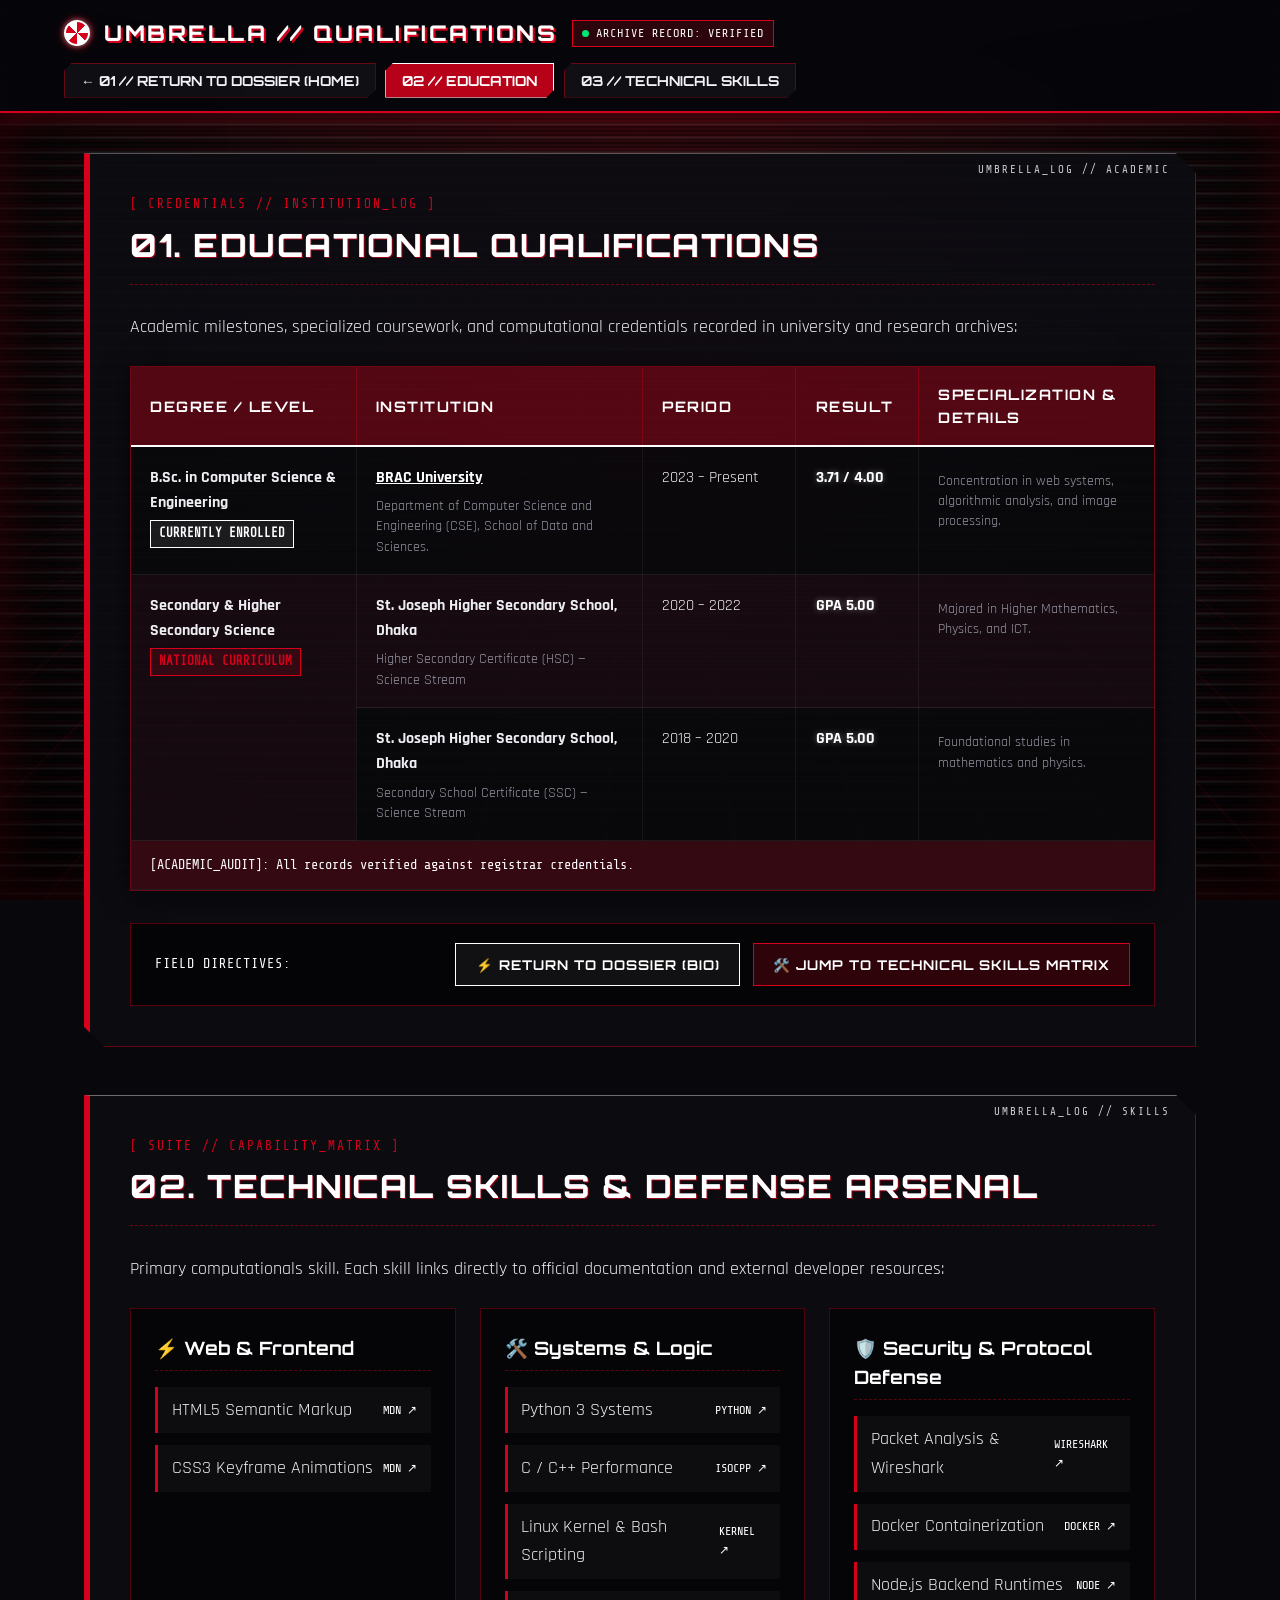
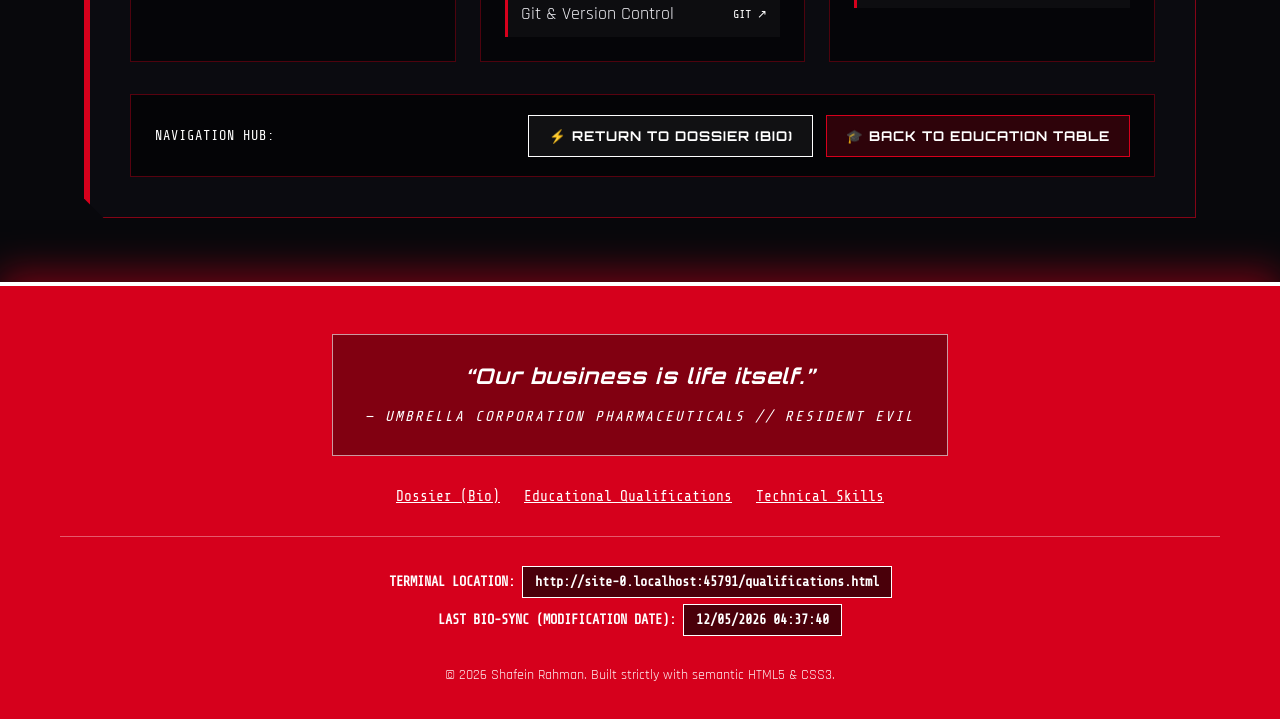
<file: qualifications.html>
<!DOCTYPE html>
<html lang="en">

<head>
    <meta charset="UTF-8">
    <meta name="viewport" content="width=device-width, initial-scale=1.0">
    <meta name="description"
        content="Educational qualifications and technical skills matrix of Shafein Rahman (S.T.A.R.S. / Umbrella Corp Archive). CSE 391.">
    <meta name="author" content="Shafein Rahman">

    <title>SHAFEIN RAHMAN // QUALIFICATIONS &amp; TECH MATRIX (CSE 391)</title>

    <!-- External Stylesheet -->
    <link rel="stylesheet" href="style.css">

    <!-- Internal Styles for specific highlight accents -->
    <style>
        .re-highlight-crimson {
            color: #d6001c;
            font-weight: 700;
            text-shadow: 0 0 6px rgba(214, 0, 28, 0.5);
        }

        .re-highlight-white {
            color: #ffffff;
            font-weight: 700;
            text-shadow: 0 0 6px rgba(255, 255, 255, 0.4);
        }

        .hud-bracket {
            color: #d6001c;
            font-family: 'Share Tech Mono', monospace;
            font-weight: 700;
        }
    </style>
</head>

<body>

    <!-- =======================================================================
         CSS ANIMATION: RESIDENT EVIL BIOHAZARD & SURVEILLANCE BACKDROP
         ======================================================================= -->
    <div class="re-viewport" aria-hidden="true">
        <div class="re-umbrella-grid"></div>
        <div class="re-ecg-line"></div>
        <div class="re-spore-drift"></div>
        <div class="re-scanlines"></div>
        <div class="re-vignette"></div>
    </div>

    <!-- =======================================================================
         HUD HEADER: IDENTITY & NAVIGATION
         ======================================================================= -->
    <header class="site-header">
        <div class="header-inner">
            <div class="logo-container">
                <div class="umbrella-logo-icon" title="Umbrella Corporation Security Service"></div>
                <span class="glitch-logo">UMBRELLA // QUALIFICATIONS</span>
                <span class="status-badge">
                    <span class="status-dot"></span>
                    ARCHIVE RECORD: VERIFIED
                </span>
            </div>

            <!-- Header Navigation -->
            <nav class="cyber-nav" aria-label="Main Navigation">
                <ul>
                    <li><a href="index.html#bio">← 01 // Return to Dossier (Home)</a></li>
                    <li><a href="#education" class="active">02 // Education</a></li>
                    <li><a href="#skills">03 // Technical Skills</a></li>
                </ul>
            </nav>
        </div>
    </header>

    <!-- =======================================================================
         MAIN CONTENT OVERLAY: EDUCATION & TECHNICAL SKILLS
         ======================================================================= -->
    <main class="main-wrapper">

        <!-- ===================================================================
             SECTION: EDUCATION QUALIFICATIONS
             =================================================================== -->
        <section id="education" class="cyber-panel" data-id="ACADEMIC">
            <header class="panel-header">
                <span class="panel-tag">[ CREDENTIALS // INSTITUTION_LOG ]</span>
                <h1 class="panel-title">01. Educational Qualifications</h1>
            </header>

            <p class="bio-text">
                Academic milestones, specialized coursework, and computational credentials recorded in university and research archives:
            </p>

            <div class="table-responsive-container">
                <table class="cyber-table">
                    <thead>
                        <tr>
                            <!-- Column headers -->
                            <th scope="col" style="width: 22%;">Degree / Level</th>
                            <th scope="col" style="width: 28%;">Institution</th>
                            <th scope="col" style="width: 15%;">Period</th>
                            <th scope="col" style="width: 12%;">Result</th>
                            <th scope="col" style="width: 23%;">Specialization &amp; Details</th>
                        </tr>
                    </thead>
                    <tbody>
                        <!-- Row 1: Undergraduate Degree (Multi-line row with paragraph) -->
                        <tr>
                            <td>
                                <strong>B.Sc. in Computer Science &amp; Engineering</strong>
                                <br><span class="table-badge">CURRENTLY ENROLLED</span>
                            </td>
                            <td>
                                <a href="https://www.bracu.ac.bd/" target="_blank" rel="noopener noreferrer"
                                    style="color: #ffffff; text-decoration: underline; font-weight: bold;">
                                    BRAC University
                                </a>
                                <p class="table-desc">Department of Computer Science and Engineering (CSE), School of Data and Sciences.</p>
                            </td>
                            <td>2023 &ndash; Present</td>
                            <td>
                                <strong class="re-highlight-white">3.71 / 4.00</strong>
                            </td>
                            <td>
                                <!-- Multi-line content requirement -->
                                <p class="table-desc">
                                    Concentration in web systems, algorithmic analysis, and image processing.
                                </p>
                            </td>
                        </tr>

                        <!-- Row 2 & 3: Merging demonstration (Rowspan for Board/Examination Body) -->
                        <tr>
                            <td rowspan="2">
                                <strong>Secondary &amp; Higher Secondary Science</strong>
                                <br><span class="table-badge" style="border-color: #d6001c; color: #d6001c; background: rgba(214,0,28,0.15);">NATIONAL CURRICULUM</span>
                            </td>
                            <td>
                                <strong>St. Joseph Higher Secondary School, Dhaka</strong>
                                <p class="table-desc">Higher Secondary Certificate (HSC) &mdash; Science Stream</p>
                            </td>
                            <td>2020 &ndash; 2022</td>
                            <td>
                                <strong class="re-highlight-white">GPA 5.00</strong>
                            </td>
                            <td>
                                <p class="table-desc">Majored in Higher Mathematics, Physics, and ICT.</p>
                            </td>
                        </tr>
                        <tr>
                            <td>
                                <strong>St. Joseph Higher Secondary School, Dhaka</strong>
                                <p class="table-desc">Secondary School Certificate (SSC) &mdash; Science Stream</p>
                            </td>
                            <td>2018 &ndash; 2020</td>
                            <td>
                                <strong class="re-highlight-white">GPA 5.00</strong>
                            </td>
                            <td>
                                <p class="table-desc">Foundational studies in mathematics and physics.</p>
                            </td>
                        </tr>
                    </tbody>
                    <tfoot>
                        <tr>
                            <!-- Footer row with full colspan merging -->
                            <td colspan="5">
                                [ACADEMIC_AUDIT]: All records verified against registrar credentials. 
                            </td>
                        </tr>
                    </tfoot>
                </table>
            </div>

            <!-- Return navigation button -->
            <div class="bio-action-links" style="margin-top: 2rem;">
                <span class="bio-action-title">Field Directives:</span>
                <div class="action-btn-group">
                    <a href="index.html#bio" class="cyber-btn cyber-btn-white">⚡ Return to Dossier (Bio)</a>
                    <a href="#skills" class="cyber-btn cyber-btn-red">🛠️ Jump to Technical Skills Matrix</a>
                </div>
            </div>
        </section>

        <!-- ===================================================================
             SECTION: TECHNICAL SKILLS (WITH EXTERNAL LINKS)
             =================================================================== -->
        <section id="skills" class="cyber-panel" data-id="SKILLS">
            <header class="panel-header">
                <span class="panel-tag">[ SUITE // CAPABILITY_MATRIX ]</span>
                <h2 class="panel-title">02. Technical Skills &amp; Defense Arsenal</h2>
            </header>

            <p class="bio-text">
                Primary computationals skill. Each skill links directly to official documentation and external developer resources:
            </p>

            <div class="skills-grid">
                <!-- Group 1: Web & Interface Architecture -->
                <div class="skill-category">
                    <h3>⚡ Web &amp; Frontend</h3>
                    <ul class="skill-links">
                        <li>
                            <a href="https://developer.mozilla.org/en-US/docs/Web/HTML" target="_blank" rel="noopener noreferrer" class="ext-skill-link">
                                <span>HTML5 Semantic Markup</span>
                                <span class="ext-icon">MDN ↗</span>
                            </a>
                        </li>
                        <li>
                            <a href="https://developer.mozilla.org/en-US/docs/Web/CSS" target="_blank" rel="noopener noreferrer" class="ext-skill-link">
                                <span>CSS3 Keyframe Animations</span>
                                <span class="ext-icon">MDN ↗</span>
                            </a>
                        </li>
                    </ul>
                </div>

                <!-- Group 2: Core Programming & Systems -->
                <div class="skill-category">
                    <h3>🛠️ Systems &amp; Logic</h3>
                    <ul class="skill-links">
                        <li>
                            <a href="https://www.python.org/" target="_blank" rel="noopener noreferrer" class="ext-skill-link">
                                <span>Python 3 Systems</span>
                                <span class="ext-icon">PYTHON ↗</span>
                            </a>
                        </li>
                        <li>
                            <a href="https://isocpp.org/" target="_blank" rel="noopener noreferrer" class="ext-skill-link">
                                <span>C / C++ Performance</span>
                                <span class="ext-icon">ISOCPP ↗</span>
                            </a>
                        </li>
                        <li>
                            <a href="https://www.kernel.org/" target="_blank" rel="noopener noreferrer" class="ext-skill-link">
                                <span>Linux Kernel &amp; Bash Scripting</span>
                                <span class="ext-icon">KERNEL ↗</span>
                            </a>
                        </li>
                        <li>
                            <a href="https://git-scm.com/" target="_blank" rel="noopener noreferrer" class="ext-skill-link">
                                <span>Git &amp; Version Control</span>
                                <span class="ext-icon">GIT ↗</span>
                            </a>
                        </li>
                    </ul>
                </div>

                <!-- Group 3: Biohazard Security & Net Defense -->
                <div class="skill-category">
                    <h3>🛡️ Security &amp; Protocol Defense</h3>
                    <ul class="skill-links">
                        <li>
                            <a href="https://www.wireshark.org/" target="_blank" rel="noopener noreferrer" class="ext-skill-link">
                                <span>Packet Analysis &amp; Wireshark</span>
                                <span class="ext-icon">WIRESHARK ↗</span>
                            </a>
                        </li>
                        <li>
                            <a href="https://www.docker.com/" target="_blank" rel="noopener noreferrer" class="ext-skill-link">
                                <span>Docker Containerization</span>
                                <span class="ext-icon">DOCKER ↗</span>
                            </a>
                        </li>
                        <li>
                            <a href="https://nodejs.org/" target="_blank" rel="noopener noreferrer" class="ext-skill-link">
                                <span>Node.js Backend Runtimes</span>
                                <span class="ext-icon">NODE ↗</span>
                            </a>
                        </li>
                    </ul>
                </div>
            </div>

            <!-- Return navigation button -->
            <div class="bio-action-links" style="margin-top: 2rem;">
                <span class="bio-action-title">Navigation Hub:</span>
                <div class="action-btn-group">
                    <a href="index.html#bio" class="cyber-btn cyber-btn-white">⚡ Return to Dossier (Bio)</a>
                    <a href="#education" class="cyber-btn cyber-btn-red">🎓 Back to Education Table</a>
                </div>
            </div>
        </section>

    </main>

    <!-- =======================================================================
         FOOTER: SOLID RED (USER REQUIREMENT)
         ======================================================================= -->
    <footer class="site-footer">
        <div class="footer-inner">
            <!-- Favorite Quote Requirement -->
            <div class="footer-quote-box">
                <blockquote class="footer-quote">
                    &ldquo;Our business is life itself.&rdquo;
                </blockquote>
                <cite class="footer-quote-author">&mdash; Umbrella Corporation Pharmaceuticals // Resident Evil</cite>
            </div>

            <!-- Footer Navigation & Internal Links -->
            <div class="footer-nav-links">
                <a href="index.html#bio">Dossier (Bio)</a>
                <a href="#education">Educational Qualifications</a>
                <a href="#skills">Technical Skills</a>
            </div>

            <div class="footer-divider"></div>

            <!-- Dynamic JavaScript Info: Location & Last Modified Date -->
            <div class="footer-meta-info">
                <div>
                    <strong>TERMINAL LOCATION:</strong>
                    <span id="page-location-display" class="js-meta-badge">Detecting URI...</span>
                </div>
                <div>
                    <strong>LAST BIO-SYNC (MODIFICATION DATE):</strong>
                    <span id="last-modified-display" class="js-meta-badge">Loading Timestamp...</span>
                </div>
            </div>

            <!-- Copyright Requirement -->
            <div class="footer-copyright">
                &copy; 2026 Shafein Rahman. Built strictly with semantic HTML5 &amp; CSS3.
            </div>
        </div>
    </footer>

    <!-- JAVASCRIPT: DISPLAY PAGE LOCATION & LAST MODIFICATION DATE -->
    <script>
        (function () {
            var locationEl = document.getElementById('page-location-display');
            var modifiedEl = document.getElementById('last-modified-display');

            if (locationEl) {
                locationEl.textContent = window.location.href || document.location.pathname;
            }

            if (modifiedEl) {
                modifiedEl.textContent = document.lastModified;
            }
        })();
    </script>
</body>

</html>
</file>
<file: style.css>
/* ==========================================================================
   RESIDENT EVIL // UMBRELLA CORPORATION ARCHIVE - CORE STYLESHEET
   CSE 391: Programming for the Internet - Assignment 1
   Theme: Resident Evil / Umbrella Corp (Dark Aesthetic, Reds & Whites)
   ========================================================================== */

@import url('https://fonts.googleapis.com/css2?family=Orbitron:wght@400;600;700;900&family=Rajdhani:wght@400;500;600;700&family=Share+Tech+Mono&display=swap');

:root {
    /* Dark Laboratory Palette */
    --re-black: #08080c;
    --re-black-pure: #040406;
    --re-panel-bg: rgba(12, 12, 18, 0.92);
    --re-panel-bg-hover: rgba(18, 18, 26, 0.97);

    /* Umbrella Corporation Iconic Colors: Reds & Crisp White */
    --re-red: #d6001c;
    --re-red-deep: #9e0014;
    --re-red-glow: rgba(214, 0, 28, 0.7);
    --re-red-dim: rgba(214, 0, 28, 0.15);
    
    --re-white: #ffffff;
    --re-white-soft: #f2f2f7;
    --re-white-muted: #c8c8d2;
    --re-white-dim: rgba(255, 255, 255, 0.15);
    
    /* Tactical Accents */
    --re-ecg-green: #00e676;
    --re-amber: #e6a100;
    --re-text: #ededf2;
    --re-text-muted: #9595a2;
    
    /* Typography */
    --font-heading: 'Orbitron', -apple-system, sans-serif;
    --font-body: 'Rajdhani', -apple-system, sans-serif;
    --font-mono: 'Share Tech Mono', monospace;
}

/* Base Reset & Typography */
* {
    box-sizing: border-box;
    margin: 0;
    padding: 0;
}

html {
    scroll-behavior: smooth;
}

body {
    background-color: var(--re-black);
    color: var(--re-text);
    font-family: var(--font-body);
    font-size: 18px;
    line-height: 1.6;
    overflow-x: hidden;
    position: relative;
    min-height: 100vh;
}

/* Custom Umbrella Surveillance Scrollbar */
::-webkit-scrollbar {
    width: 10px;
    height: 10px;
}
::-webkit-scrollbar-track {
    background: #09090e;
    border-left: 1px solid var(--re-red);
}
::-webkit-scrollbar-thumb {
    background: var(--re-white);
    border: 1px solid var(--re-red);
}
::-webkit-scrollbar-thumb:hover {
    background: var(--re-red);
    border-color: var(--re-white);
}

/* ==========================================================================
   CSS ANIMATION: RESIDENT EVIL BIOHAZARD & SURVEILLANCE BACKDROP
   Dark aesthetic with subtle Umbrella emblem rotation, ECG heartbeat wave,
   perspective containment grid, and atmospheric viral spore drift.
   ========================================================================== */
.re-viewport,
.blackwall-viewport {
    position: fixed;
    top: 0;
    left: 0;
    width: 100vw;
    height: 100vh;
    pointer-events: none;
    z-index: 0;
    overflow: hidden;
    background: radial-gradient(circle at 50% 15%, #240206 0%, #0c080a 50%, #030305 100%);
}

/* Perspective Containment Grid */
.re-umbrella-grid,
.blackwall-grid {
    position: absolute;
    width: 200%;
    height: 200%;
    top: -50%;
    left: -50%;
    background-image: 
        linear-gradient(to right, rgba(214, 0, 28, 0.14) 1px, transparent 1px),
        linear-gradient(to bottom, rgba(255, 255, 255, 0.05) 1px, transparent 1px);
    background-size: 55px 55px;
    transform: perspective(550px) rotateX(62deg);
    animation: reGridDrift 18s linear infinite;
}

@keyframes reGridDrift {
    0% {
        transform: perspective(550px) rotateX(62deg) translateY(0);
    }
    100% {
        transform: perspective(550px) rotateX(62deg) translateY(55px);
    }
}

/* Medical Vital ECG Line & Spore Scan Animation */
.re-ecg-line,
.blackwall-streams {
    position: absolute;
    inset: 0;
    background: repeating-linear-gradient(
        0deg,
        rgba(214, 0, 28, 0) 0px,
        rgba(214, 0, 28, 0.06) 4px,
        rgba(255, 255, 255, 0.18) 6px,
        rgba(214, 0, 28, 0.12) 8px,
        rgba(214, 0, 28, 0) 14px
    );
    opacity: 0.65;
    animation: reSurveillanceScan 3.5s linear infinite;
}

@keyframes reSurveillanceScan {
    0% { background-position: 0 0; }
    100% { background-position: 0 -300px; }
}

/* Biometric Pulse Surge */
.re-spore-drift,
.blackwall-pulse {
    position: absolute;
    inset: 0;
    background: radial-gradient(ellipse at 50% 50%, rgba(214, 0, 28, 0.28) 0%, rgba(255, 255, 255, 0.04) 35%, transparent 75%);
    animation: rePulseSurge 5s ease-in-out infinite alternate;
}

@keyframes rePulseSurge {
    0% {
        opacity: 0.35;
        transform: scale(0.97);
    }
    50% {
        opacity: 0.75;
        transform: scale(1.03);
    }
    100% {
        opacity: 0.45;
        transform: scale(0.99);
    }
}

/* Medical CRT Monitor Scanlines */
.re-scanlines,
.blackwall-scanlines {
    position: absolute;
    inset: 0;
    background: linear-gradient(
        rgba(15, 15, 20, 0) 50%, 
        rgba(0, 0, 0, 0.65) 50%
    );
    background-size: 100% 4px;
    opacity: 0.55;
}

/* Laboratory Containment Vignette */
.re-vignette,
.blackwall-vignette {
    position: absolute;
    inset: 0;
    box-shadow: inset 0 0 160px rgba(0, 0, 0, 0.95), inset 0 0 50px rgba(214, 0, 28, 0.35);
}

/* ==========================================================================
   HEADER & UMBRELLA SURVEILLANCE HUD NAVIGATION
   ========================================================================== */
.site-header {
    position: sticky;
    top: 0;
    z-index: 100;
    background: rgba(6, 6, 10, 0.95);
    backdrop-filter: blur(10px);
    border-bottom: 2px solid var(--re-red);
    box-shadow: 0 4px 25px rgba(214, 0, 28, 0.3);
}

.header-inner {
    max-width: 1200px;
    margin: 0 auto;
    padding: 1rem 1.5rem;
    display: flex;
    justify-content: space-between;
    align-items: center;
    flex-wrap: wrap;
    gap: 1rem;
}

.logo-container {
    display: flex;
    align-items: center;
    gap: 0.9rem;
}

/* Iconic Umbrella Corporation Emblem (Red and White alternating octants) */
.umbrella-logo-icon {
    width: 26px;
    height: 26px;
    border-radius: 50%;
    background: conic-gradient(
        #d6001c 0deg 45deg,
        #ffffff 45deg 90deg,
        #d6001c 90deg 135deg,
        #ffffff 135deg 180deg,
        #d6001c 180deg 225deg,
        #ffffff 225deg 270deg,
        #d6001c 270deg 315deg,
        #ffffff 315deg 360deg
    );
    border: 2px solid #ffffff;
    box-shadow: 0 0 10px rgba(214, 0, 28, 0.8), 0 0 5px rgba(255, 255, 255, 0.6);
    flex-shrink: 0;
    animation: umbrellaRotateSubtle 20s linear infinite;
}

@keyframes umbrellaRotateSubtle {
    0% { transform: rotate(0deg); }
    100% { transform: rotate(360deg); }
}

.glitch-logo {
    font-family: var(--font-heading);
    font-size: 1.35rem;
    font-weight: 800;
    letter-spacing: 2.5px;
    color: var(--re-white);
    text-transform: uppercase;
    position: relative;
    text-shadow: 2px 2px 0px var(--re-red);
}

.status-badge {
    font-family: var(--font-mono);
    font-size: 0.75rem;
    padding: 3px 9px;
    background: rgba(214, 0, 28, 0.18);
    border: 1px solid var(--re-red);
    color: #ffffff;
    text-transform: uppercase;
    letter-spacing: 1px;
    display: flex;
    align-items: center;
    gap: 7px;
}

.status-dot {
    width: 7px;
    height: 7px;
    background-color: var(--re-ecg-green);
    border-radius: 50%;
    animation: reHeartbeat 1.4s ease-in-out infinite;
}

@keyframes reHeartbeat {
    0% { transform: scale(0.9); opacity: 0.5; box-shadow: 0 0 2px var(--re-ecg-green); }
    20% { transform: scale(1.3); opacity: 1; box-shadow: 0 0 8px var(--re-ecg-green); }
    35% { transform: scale(1); opacity: 0.7; }
    50% { transform: scale(1.2); opacity: 1; box-shadow: 0 0 6px var(--re-ecg-green); }
    70% { transform: scale(0.9); opacity: 0.5; }
    100% { transform: scale(0.9); opacity: 0.5; }
}

/* Nav Menu: Red & White styling */
.cyber-nav ul {
    list-style: none;
    display: flex;
    flex-wrap: wrap;
    gap: 0.6rem;
}

.cyber-nav a {
    font-family: var(--font-heading);
    font-size: 0.86rem;
    font-weight: 700;
    color: var(--re-white-soft);
    text-decoration: none;
    text-transform: uppercase;
    padding: 0.5rem 1rem;
    background: rgba(255, 255, 255, 0.04);
    border: 1px solid rgba(214, 0, 28, 0.45);
    position: relative;
    clip-path: polygon(8px 0%, 100% 0%, 100% calc(100% - 8px), calc(100% - 8px) 100%, 0% 100%, 0% 8px);
    transition: all 0.25s ease-in-out;
}

.cyber-nav a:hover,
.cyber-nav a:focus {
    background: var(--re-red);
    color: #ffffff;
    border-color: #ffffff;
    box-shadow: 0 0 15px var(--re-red-glow), 0 0 5px rgba(255, 255, 255, 0.5);
    transform: translateY(-2px);
}

.cyber-nav a.active {
    background: rgba(214, 0, 28, 0.85);
    color: #ffffff;
    border-color: #ffffff;
}

/* ==========================================================================
   MAIN CONTAINER & LARGE TACTICAL TEXT BOXES (OVERLAY)
   ========================================================================== */
.main-wrapper {
    position: relative;
    z-index: 10;
    max-width: 1160px;
    margin: 2.5rem auto 4rem auto;
    padding: 0 1.5rem;
    display: flex;
    flex-direction: column;
    gap: 3rem;
}

/* Large Tactical Text Box / Classified Dossier Panel */
.cyber-panel {
    background: var(--re-panel-bg);
    border: 1px solid rgba(214, 0, 28, 0.6);
    border-left: 6px solid var(--re-red);
    border-top: 1px solid rgba(255, 255, 255, 0.4);
    position: relative;
    padding: 2.5rem;
    box-shadow: 0 10px 35px rgba(0, 0, 0, 0.8), 0 0 15px rgba(214, 0, 28, 0.2);
    clip-path: polygon(
        0 0, 
        calc(100% - 20px) 0, 
        100% 20px, 
        100% 100%, 
        20px 100%, 
        0 calc(100% - 20px)
    );
    transition: transform 0.35s ease, border-color 0.35s ease, box-shadow 0.35s ease;
}

/* Interactive Hover Effect */
.cyber-panel:hover {
    transform: translateY(-4px);
    border-color: #ffffff;
    border-left-color: var(--re-red);
    background: var(--re-panel-bg-hover);
    box-shadow: 0 16px 45px rgba(0, 0, 0, 0.9), 0 0 25px rgba(214, 0, 28, 0.4);
}

/* Classified Archive Badge */
.cyber-panel::before {
    content: "UMBRELLA_LOG // " attr(data-id);
    position: absolute;
    top: 7px;
    right: 25px;
    font-family: var(--font-mono);
    font-size: 0.68rem;
    color: var(--re-white);
    letter-spacing: 2px;
    opacity: 0.8;
}

.panel-header {
    margin-bottom: 1.8rem;
    position: relative;
    border-bottom: 1px dashed rgba(214, 0, 28, 0.5);
    padding-bottom: 0.8rem;
}

.panel-tag {
    font-family: var(--font-mono);
    font-size: 0.8rem;
    color: var(--re-red);
    text-transform: uppercase;
    letter-spacing: 2px;
    display: block;
    margin-bottom: 0.3rem;
}

.panel-title {
    font-family: var(--font-heading);
    font-size: 2rem;
    font-weight: 800;
    color: var(--re-white);
    text-transform: uppercase;
    letter-spacing: 1.5px;
    text-shadow: 1px 1px 0px rgba(214, 0, 28, 0.7);
}

/* ==========================================================================
   BIO / DOSSIER SECTION SPECIFICS
   ========================================================================== */
.bio-hero-layout {
    display: grid;
    grid-template-columns: 280px 1fr;
    gap: 2.2rem;
    align-items: center;
    margin-bottom: 2rem;
}

/* Profile Picture Frame with Umbrella Red and White */
.profile-frame {
    position: relative;
    padding: 8px;
    background: rgba(214, 0, 28, 0.15);
    border: 2px solid var(--re-red);
    clip-path: polygon(15px 0%, 100% 0%, 100% calc(100% - 15px), calc(100% - 15px) 100%, 0% 100%, 0% 15px);
}

.profile-frame::after {
    content: "M.I.A // FIELD OPERATIVE";
    position: absolute;
    bottom: -5px;
    right: 15px;
    background: var(--re-white);
    color: var(--re-red);
    border: 1px solid var(--re-red);
    font-family: var(--font-mono);
    font-weight: 800;
    font-size: 0.65rem;
    padding: 2px 7px;
    letter-spacing: 1px;
    z-index: 5;
}

/* Standalone Profile Container for easy picture swapping */
.profile-img-container {
    position: relative;
    width: 100%;
    overflow: hidden;
    display: block;
}

.profile-photo {
    width: 100%;
    height: auto;
    aspect-ratio: 1/1;
    object-fit: cover;
    display: block;
    filter: contrast(1.15) brightness(0.92);
    transition: filter 0.3s ease;
}

.profile-frame:hover .profile-photo {
    filter: contrast(1.22) brightness(1.02);
}

/* Decoupled Surveillance CRT Scanlines Effect */
.profile-scanlines {
    position: absolute;
    inset: 0;
    pointer-events: none;
    background: repeating-linear-gradient(
        0deg,
        rgba(0, 0, 0, 0.5) 0px,
        rgba(0, 0, 0, 0.5) 1.5px,
        transparent 1.5px,
        transparent 3.5px
    );
    opacity: 0.85;
    mix-blend-mode: overlay;
    z-index: 3;
}

.profile-scanlines::after {
    content: "";
    position: absolute;
    inset: 0;
    background: linear-gradient(
        to bottom,
        transparent 0%,
        rgba(214, 0, 28, 0.3) 50%,
        transparent 100%
    );
    animation: reScanlineSweep 4s linear infinite;
    opacity: 0.75;
}

@keyframes reScanlineSweep {
    0% { transform: translateY(-100%); }
    100% { transform: translateY(100%); }
}

.bio-content h2 {
    font-family: var(--font-heading);
    font-size: 2.3rem;
    color: var(--re-white);
    line-height: 1.2;
    margin-bottom: 0.5rem;
}

.bio-content h2 .accent-yellow,
.bio-content h2 .accent-white {
    color: var(--re-white);
    text-shadow: 0 0 10px rgba(255, 255, 255, 0.4);
}

.bio-subtitle {
    font-family: var(--font-mono);
    color: var(--re-red);
    font-size: 1.05rem;
    margin-bottom: 1.2rem;
    letter-spacing: 1px;
}

.bio-text {
    font-size: 1.12rem;
    color: var(--re-text);
    margin-bottom: 1rem;
}

/* Hobbies & Categorized Links */
.hobbies-subcontainer {
    margin-top: 2rem;
    padding-top: 1.5rem;
    border-top: 1px solid rgba(255, 255, 255, 0.12);
}

.hobbies-subcontainer h3 {
    font-family: var(--font-heading);
    color: var(--re-white);
    font-size: 1.35rem;
    margin-bottom: 1.2rem;
    letter-spacing: 1px;
}

.categories-grid {
    display: grid;
    grid-template-columns: repeat(auto-fit, minmax(230px, 1fr));
    gap: 1.2rem;
    margin-bottom: 1.5rem;
}

.category-card {
    background: rgba(214, 0, 28, 0.05);
    border: 1px solid rgba(214, 0, 28, 0.35);
    padding: 1.2rem;
    position: relative;
    transition: all 0.25s ease;
}

.category-card:hover {
    background: rgba(255, 255, 255, 0.06);
    border-color: var(--re-white);
    transform: translateY(-3px);
}

.category-card h4 {
    font-family: var(--font-heading);
    font-size: 1rem;
    color: var(--re-white);
    margin-bottom: 0.8rem;
    display: flex;
    align-items: center;
    gap: 6px;
    border-bottom: 1px solid rgba(214, 0, 28, 0.4);
    padding-bottom: 0.4rem;
}

.category-card ul {
    list-style: none;
    display: flex;
    flex-direction: column;
    gap: 0.5rem;
}

.category-card a {
    color: var(--re-text-muted);
    text-decoration: none;
    font-size: 0.95rem;
    display: flex;
    align-items: center;
    gap: 6px;
    transition: color 0.2s, padding-left 0.2s;
}

.category-card a::before {
    content: "►";
    color: var(--re-red);
    font-size: 0.7rem;
}

.category-card a:hover {
    color: var(--re-white);
    padding-left: 5px;
}

/* Action Buttons */
.bio-action-links {
    margin-top: 2rem;
    padding: 1.2rem 1.5rem;
    background: rgba(0, 0, 0, 0.6);
    border: 1px solid rgba(214, 0, 28, 0.4);
    display: flex;
    flex-wrap: wrap;
    justify-content: space-between;
    align-items: center;
    gap: 1rem;
}

.bio-action-title {
    font-family: var(--font-mono);
    font-size: 0.85rem;
    color: var(--re-white);
    text-transform: uppercase;
    letter-spacing: 1px;
}

.action-btn-group {
    display: flex;
    flex-wrap: wrap;
    gap: 0.8rem;
}

.cyber-btn {
    display: inline-flex;
    align-items: center;
    gap: 8px;
    padding: 0.6rem 1.2rem;
    font-family: var(--font-heading);
    font-size: 0.84rem;
    font-weight: 700;
    text-decoration: none;
    text-transform: uppercase;
    letter-spacing: 1px;
    background: transparent;
    cursor: pointer;
    transition: all 0.2s ease;
}

.cyber-btn-red {
    border: 1px solid var(--re-red);
    color: #ffffff;
    background: rgba(214, 0, 28, 0.2);
}

.cyber-btn-red:hover {
    background: var(--re-red);
    color: #ffffff;
    border-color: #ffffff;
    box-shadow: 0 0 14px var(--re-red-glow);
}

.cyber-btn-yellow,
.cyber-btn-white {
    border: 1px solid var(--re-white);
    color: var(--re-white);
    background: rgba(255, 255, 255, 0.05);
}

.cyber-btn-yellow:hover,
.cyber-btn-white:hover {
    background: var(--re-white);
    color: #000000;
    box-shadow: 0 0 14px rgba(255, 255, 255, 0.7);
}

/* ==========================================================================
   TOP 10 FAVORITE GAMES LIST
   ========================================================================== */
.top10-container {
    display: grid;
    grid-template-columns: repeat(auto-fit, minmax(280px, 1fr));
    gap: 1.2rem;
    margin-top: 1.5rem;
}

.game-item {
    background: rgba(255, 255, 255, 0.02);
    border: 1px solid rgba(214, 0, 28, 0.3);
    padding: 1.1rem 1.3rem;
    display: flex;
    align-items: flex-start;
    gap: 1rem;
    position: relative;
    transition: all 0.25s ease;
}

.game-item:hover {
    background: rgba(214, 0, 28, 0.12);
    border-color: var(--re-white);
    transform: translateX(4px);
}

.game-rank {
    font-family: var(--font-heading);
    font-size: 1.8rem;
    font-weight: 900;
    color: var(--re-red);
    line-height: 1;
    min-width: 2.2rem;
}

.game-item:hover .game-rank {
    color: var(--re-white);
}

.game-info h3,
.game-info h4 {
    font-family: var(--font-heading);
    font-size: 1.08rem;
    color: #ffffff;
    margin-bottom: 0.2rem;
}

.game-genre {
    font-family: var(--font-mono);
    font-size: 0.78rem;
    color: var(--re-red);
    margin-bottom: 0.4rem;
}

.game-desc {
    font-size: 0.92rem;
    color: var(--re-text-muted);
}

/* Web Image Showcase */
.showcase-banner {
    margin-top: 2rem;
    position: relative;
    border: 1px solid rgba(255, 255, 255, 0.4);
    overflow: hidden;
    max-height: 260px;
}

.showcase-banner img {
    width: 100%;
    height: 260px;
    object-fit: cover;
    display: block;
    filter: brightness(0.65) contrast(1.25);
    transition: transform 0.5s ease, filter 0.5s ease;
}

.showcase-banner:hover img {
    transform: scale(1.03);
    filter: brightness(0.85) contrast(1.2);
}

.showcase-caption {
    position: absolute;
    bottom: 0;
    left: 0;
    right: 0;
    background: linear-gradient(transparent, rgba(0, 0, 0, 0.92));
    padding: 1rem;
    font-family: var(--font-mono);
    font-size: 0.85rem;
    color: var(--re-white);
    border-top: 1px solid rgba(214, 0, 28, 0.4);
}

/* ==========================================================================
   EDUCATION SECTION: SURVEILLANCE DATA TABLE
   ========================================================================== */
.table-responsive-container {
    width: 100%;
    overflow-x: auto;
    margin-top: 1.5rem;
    border: 1px solid rgba(214, 0, 28, 0.5);
    box-shadow: 0 4px 25px rgba(0, 0, 0, 0.6);
}

.cyber-table {
    width: 100%;
    border-collapse: collapse;
    font-size: 0.98rem;
    text-align: left;
    min-width: 680px;
}

.cyber-table thead {
    background: rgba(214, 0, 28, 0.35);
    border-bottom: 2px solid var(--re-white);
}

.cyber-table th {
    padding: 1rem 1.2rem;
    font-family: var(--font-heading);
    font-size: 0.9rem;
    font-weight: 700;
    letter-spacing: 1.5px;
    color: var(--re-white);
    text-transform: uppercase;
    border-right: 1px solid rgba(214, 0, 28, 0.35);
}

.cyber-table th:last-child {
    border-right: none;
}

.cyber-table td {
    padding: 1.1rem 1.2rem;
    border-bottom: 1px solid rgba(255, 255, 255, 0.08);
    border-right: 1px solid rgba(255, 255, 255, 0.06);
    vertical-align: top;
}

.cyber-table td:last-child {
    border-right: none;
}

/* Striped rows requirement */
.cyber-table tbody tr:nth-child(even) {
    background-color: rgba(214, 0, 28, 0.05);
}

.cyber-table tbody tr:nth-child(odd) {
    background-color: rgba(0, 0, 0, 0.3);
}

/* Hover effect requirement */
.cyber-table tbody tr:hover {
    background-color: rgba(255, 255, 255, 0.08);
    box-shadow: inset 0 0 10px rgba(214, 0, 28, 0.4);
}

.table-badge {
    display: inline-block;
    padding: 3px 8px;
    font-family: var(--font-mono);
    font-size: 0.78rem;
    font-weight: 700;
    border: 1px solid var(--re-white);
    color: var(--re-white);
    background: rgba(255, 255, 255, 0.08);
    margin-top: 0.3rem;
}

.table-desc {
    font-size: 0.9rem;
    color: var(--re-text-muted);
    margin-top: 0.4rem;
    line-height: 1.4;
}

/* Table Footer */
.cyber-table tfoot td {
    background: rgba(214, 0, 28, 0.2);
    font-family: var(--font-mono);
    font-size: 0.85rem;
    color: var(--re-white);
    padding: 0.8rem 1.2rem;
}

/* ==========================================================================
   TECHNICAL SKILLS SECTION: EXTERNAL LINKS & CARDS
   ========================================================================== */
.skills-grid {
    display: grid;
    grid-template-columns: repeat(auto-fit, minmax(260px, 1fr));
    gap: 1.5rem;
    margin-top: 1.5rem;
}

.skill-category {
    background: rgba(0, 0, 0, 0.5);
    border: 1px solid rgba(214, 0, 28, 0.35);
    padding: 1.5rem;
    position: relative;
    transition: all 0.25s ease;
}

.skill-category:hover {
    border-color: var(--re-white);
    background: rgba(214, 0, 28, 0.08);
    transform: translateY(-3px);
}

.skill-category h3 {
    font-family: var(--font-heading);
    font-size: 1.15rem;
    color: var(--re-white);
    margin-bottom: 1rem;
    border-bottom: 1px dashed rgba(214, 0, 28, 0.4);
    padding-bottom: 0.5rem;
}

.skill-links {
    list-style: none;
    display: flex;
    flex-direction: column;
    gap: 0.75rem;
}

.ext-skill-link {
    display: flex;
    justify-content: space-between;
    align-items: center;
    text-decoration: none;
    color: var(--re-text);
    padding: 0.55rem 0.85rem;
    background: rgba(255, 255, 255, 0.03);
    border-left: 3px solid var(--re-red);
    transition: all 0.2s ease;
}

.ext-skill-link:hover {
    background: rgba(214, 0, 28, 0.25);
    border-left-color: var(--re-white);
    color: #ffffff;
    transform: translateX(4px);
}

.ext-icon {
    font-family: var(--font-mono);
    font-size: 0.75rem;
    color: var(--re-white);
}

/* ==========================================================================
   CONTACT SECTION: FORM & CHANNELS
   ========================================================================== */
.contact-layout {
    display: grid;
    grid-template-columns: 1fr 1fr;
    gap: 2rem;
    margin-top: 1.5rem;
}

.contact-info-box {
    display: flex;
    flex-direction: column;
    gap: 1.2rem;
}

.contact-channel {
    background: rgba(255, 255, 255, 0.02);
    border: 1px solid rgba(214, 0, 28, 0.3);
    padding: 1rem 1.2rem;
    display: flex;
    align-items: center;
    gap: 1rem;
    transition: border-color 0.2s ease;
}

.contact-channel:hover {
    border-color: var(--re-white);
    background: rgba(214, 0, 28, 0.08);
}

.channel-icon {
    font-size: 1.5rem;
    color: var(--re-red);
}

.channel-label {
    font-family: var(--font-mono);
    font-size: 0.78rem;
    color: var(--re-white);
    text-transform: uppercase;
}

.channel-val a {
    color: var(--re-text);
    text-decoration: none;
    font-weight: 600;
}

.channel-val a:hover {
    color: var(--re-white);
    text-decoration: underline;
}

.cyber-form {
    display: flex;
    flex-direction: column;
    gap: 1rem;
}

.form-group {
    display: flex;
    flex-direction: column;
    gap: 0.4rem;
}

.form-group label {
    font-family: var(--font-mono);
    font-size: 0.82rem;
    color: var(--re-white);
    text-transform: uppercase;
    letter-spacing: 1px;
}

.cyber-input {
    width: 100%;
    padding: 0.8rem 1rem;
    background: rgba(0, 0, 0, 0.65);
    border: 1px solid rgba(214, 0, 28, 0.5);
    color: #ffffff;
    font-family: var(--font-mono);
    font-size: 0.95rem;
    transition: all 0.25s ease;
}

.cyber-input:focus {
    outline: none;
    border-color: var(--re-white);
    box-shadow: 0 0 10px rgba(255, 255, 255, 0.4);
}

textarea.cyber-input {
    resize: vertical;
    min-height: 100px;
}

/* ==========================================================================
   FOOTER: SOLID RED (USER REQUIREMENT)
   Contains Favorite Quote, Copyright, JS Dynamic URL and Last Modified Date
   ========================================================================== */
.site-footer {
    position: relative;
    z-index: 10;
    background-color: #d6001c; /* SOLID UMBRELLA RED */
    color: #ffffff;
    padding: 3rem 1.5rem 2rem 1.5rem;
    border-top: 4px solid #ffffff;
    box-shadow: 0 -10px 35px rgba(214, 0, 28, 0.5);
}

.footer-inner {
    max-width: 1160px;
    margin: 0 auto;
    display: flex;
    flex-direction: column;
    gap: 1.8rem;
    align-items: center;
    text-align: center;
}

.footer-quote-box {
    max-width: 800px;
    background: rgba(0, 0, 0, 0.4);
    border: 1px solid rgba(255, 255, 255, 0.6);
    padding: 1.5rem 2rem;
    position: relative;
}

.footer-quote {
    font-family: var(--font-heading);
    font-size: 1.35rem;
    font-style: italic;
    font-weight: 700;
    color: #ffffff;
    letter-spacing: 1px;
    margin-bottom: 0.5rem;
}

.footer-quote-author {
    font-family: var(--font-mono);
    font-size: 0.9rem;
    color: #ffffff;
    text-transform: uppercase;
    letter-spacing: 2px;
}

.footer-nav-links {
    display: flex;
    gap: 1.5rem;
    flex-wrap: wrap;
    justify-content: center;
}

.footer-nav-links a {
    color: #ffffff;
    font-family: var(--font-mono);
    font-size: 0.9rem;
    text-decoration: underline;
    transition: color 0.2s ease;
}

.footer-nav-links a:hover {
    color: #000000;
    background-color: #ffffff;
    padding: 0 4px;
}

.footer-divider {
    width: 100%;
    height: 1px;
    background: rgba(255, 255, 255, 0.35);
}

.footer-meta-info {
    font-family: var(--font-mono);
    font-size: 0.85rem;
    color: #ffffff;
    display: flex;
    flex-direction: column;
    gap: 0.4rem;
}

.js-meta-badge {
    display: inline-block;
    background: rgba(0, 0, 0, 0.65);
    padding: 4px 12px;
    border: 1px solid #ffffff;
    color: #ffffff;
    font-weight: 600;
}

.footer-copyright {
    font-size: 0.85rem;
    opacity: 0.95;
    color: #ffffff;
}

/* ==========================================================================
   RESPONSIVE DESIGN (MEDIA QUERIES)
   ========================================================================== */
@media (max-width: 900px) {
    .bio-hero-layout {
        grid-template-columns: 1fr;
        text-align: center;
    }

    .profile-frame {
        max-width: 240px;
        margin: 0 auto;
    }

    .contact-layout {
        grid-template-columns: 1fr;
    }

    .cyber-panel {
        padding: 1.8rem;
    }
}

@media (max-width: 600px) {
    .header-inner {
        flex-direction: column;
        align-items: flex-start;
    }

    .cyber-nav ul {
        width: 100%;
    }

    .panel-title {
        font-size: 1.6rem;
    }

    .bio-content h2 {
        font-size: 1.8rem;
    }

    .footer-quote {
        font-size: 1.1rem;
    }
}
</file>
